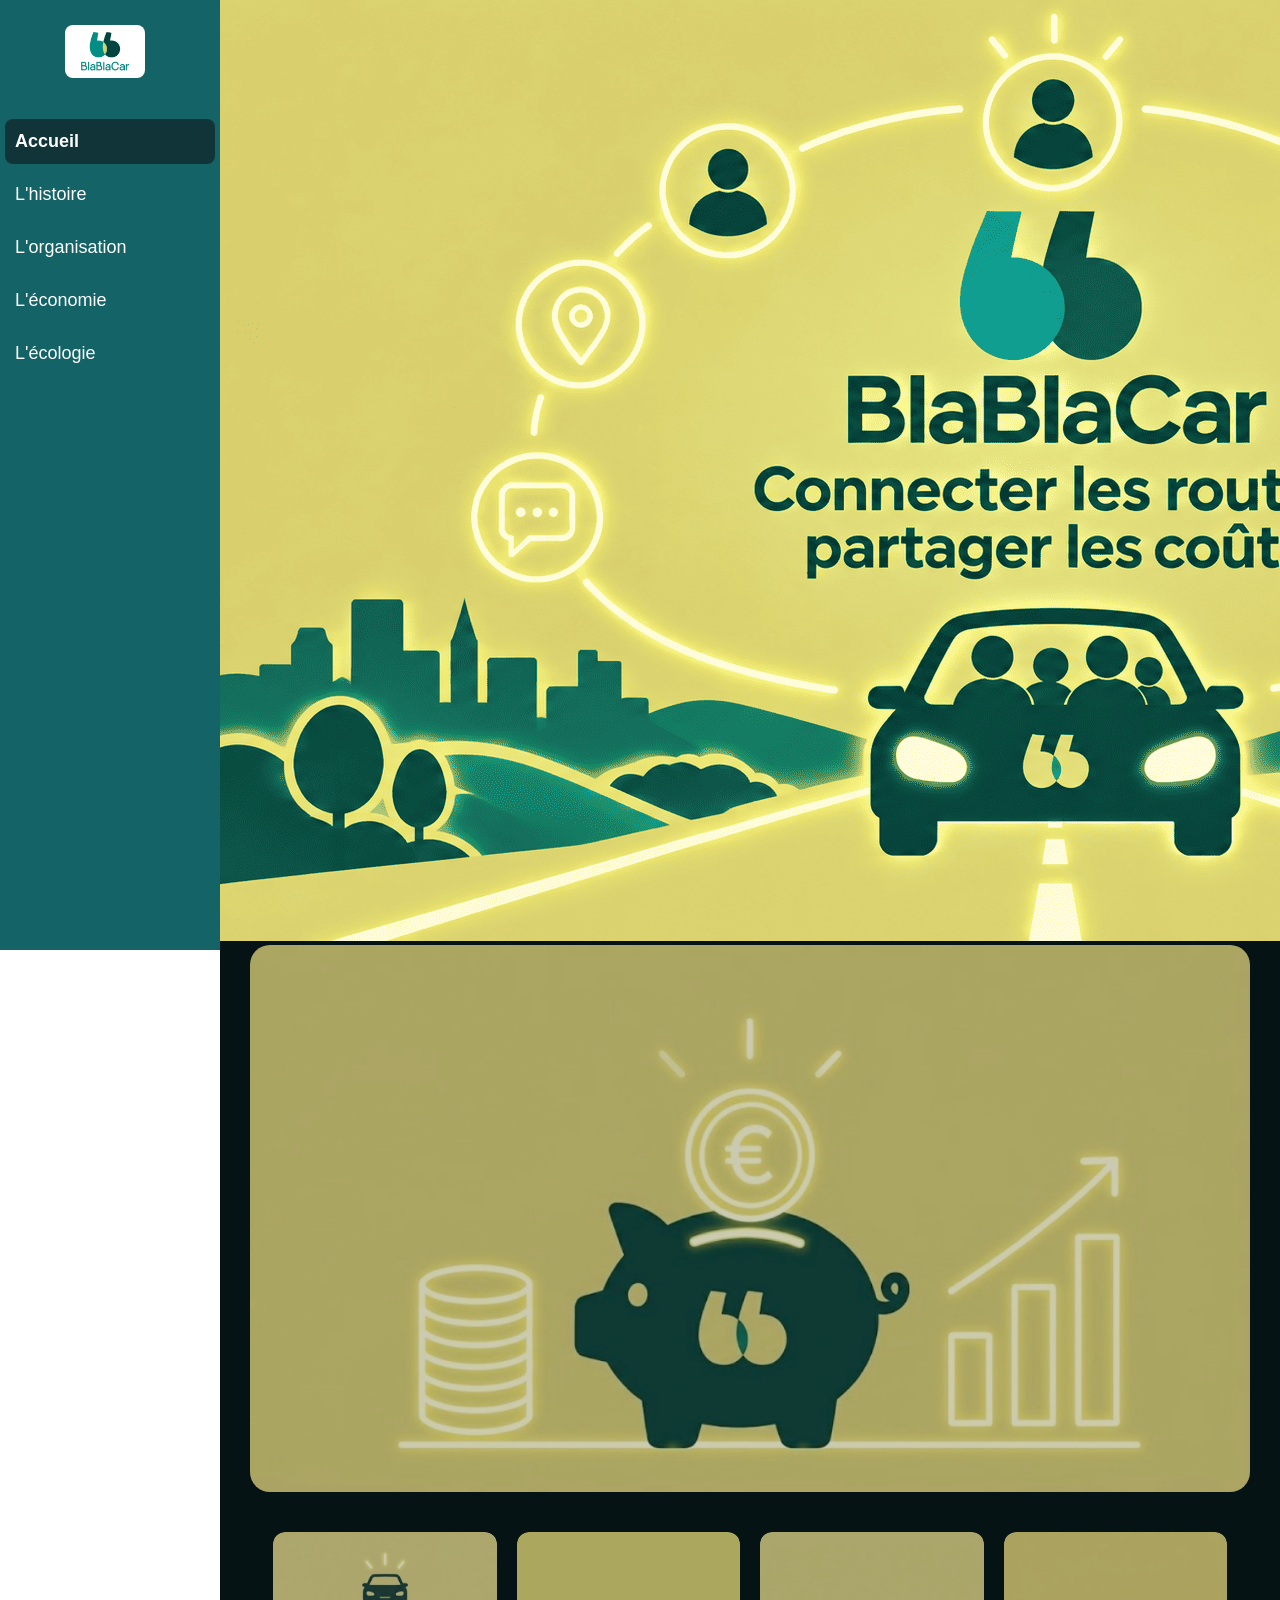
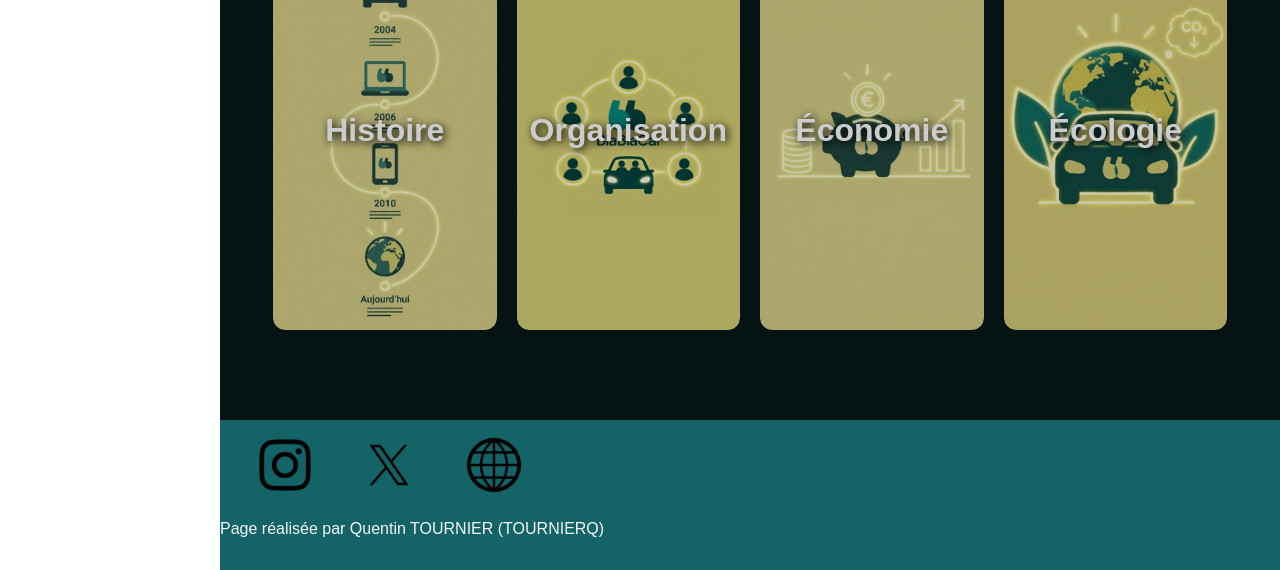
<file: index.html>
<!DOCTYPE html>
<html lang="fr">
<head>
    <meta charset="UTF-8">
    <meta name="viewport" content="width=device-width, initial-scale=1.0">
    <title>Accueil - BlaBlaCar</title>
    <link rel="stylesheet" media="screen" href="style_blablacar.css">
    <link rel="icon" type="image/x-icon" href="Images/favicon.ico">
</head>
<body>
    <header class="sidebar">
        <div class="logo-container">
            <a href="index.html">
                <img src="Images/logo.png" alt="Logo de Blablacar" class="logo">
            </a>
        </div>
        <nav class="menu-vertical">
            <ul>
                <li><a href="index.html" class="active">Accueil</a></li>
                <li><a href="histoire.html">L'histoire</a></li>
                <li><a href="organisation.html">L'organisation</a></li>
                <li><a href="economie.html">L'économie</a></li>
                <li><a href="ecologie.html">L'écologie</a></li>
            </ul>
        </nav>
    </header>

    <main class="page-zoning">
        <img src="Images/image_accueil.png" alt="Image représentant Blablacar">

        <div class="carousel-container">
            <div class="carousel-wrapper">
                <div class="slide"><a href="economie.html"><img src="Images/économie_paysage.jpeg" alt="Image Economie"></a></div>
                <div class="slide"><a href="organisation.html"><img src="Images/organisation_paysage.jpeg" alt="Image représentant l'économie"></a></div>
                <div class="slide"><a href="histoire.html"><img src="Images/histoire_paysage.jpeg" alt="Image Histoire"></a></div>
                <div class="slide"><a href="ecologie.html"><img src="Images/écologie_paysage.jpeg" alt ="Image Ecologie"></a></div>
                <div class="slide"><a href="economie.hmtl"><img src="Images/économie_paysage.jpeg" alt="Image Economie"></a></div>
            </div>
        </div>
        <div class="boutons_verticaux">
            <div class="bouton_économie">
                <a href="histoire.html">
                    <img src="Images/histoire.jpeg" alt="Image représentant l'histoire de Blablacar">
                    <span class="texte-sur-image">Histoire</span>
                </a>
                <a href="organisation.html">
                    <img src="Images/organisation.png" alt="Image représentant l'organisation de Blablacar">
                    <span class="texte-sur-image">Organisation</span>
                </a>
                <a href="economie.html">
                    <img src="Images/économie.jpeg" alt="Image représentant l'économie de Blablacar">
                    <span class="texte-sur-image">Économie</span>
                </a>
                <a href="ecologie.html">
                    <img src="Images/écologie.jpeg" alt="Image représentant l'écologie vis-à-vis de Blablacar">
                    <span class="texte-sur-image">Écologie</span>
                </a>
            </div>
        </div>
    </main>

    <footer>
        <div class="lien">
            <a href="https://www.instagram.com/blablacarfr/"><img src="Images/instagram.png" alt="Logo d'Instagram"></a>
        </div>
        <div class="lien">
            <a href="https://x.com/BlaBlaCar_FR"><img src="Images/x.png" alt="Logo de X"></a>
        </div>
        <div class="lien">
            <a href="https://blablacar.fr"><img src="Images/web.png" alt="Image représentant un site internet"></a>
        </div>
        <p>Page réalisée par Quentin TOURNIER (TOURNIERQ)</p>
    </footer>
</body>
</html>
</file>
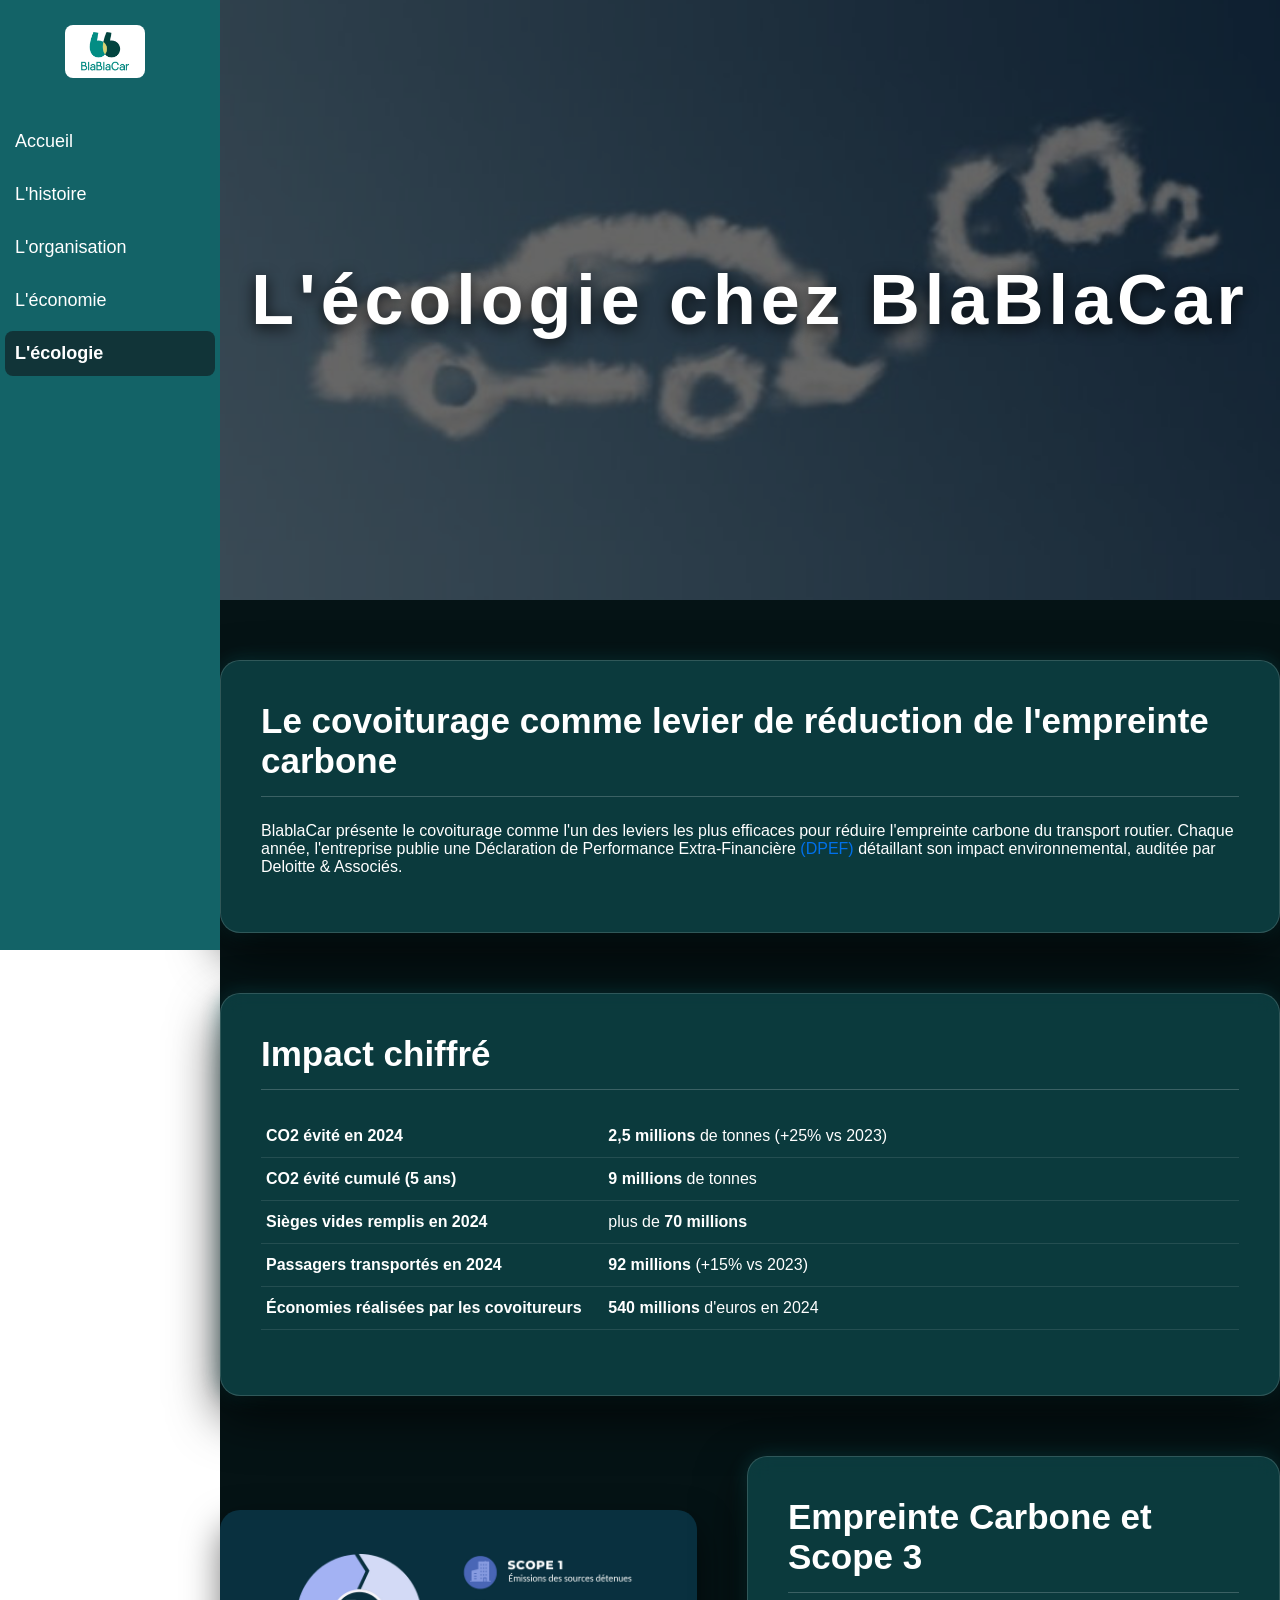
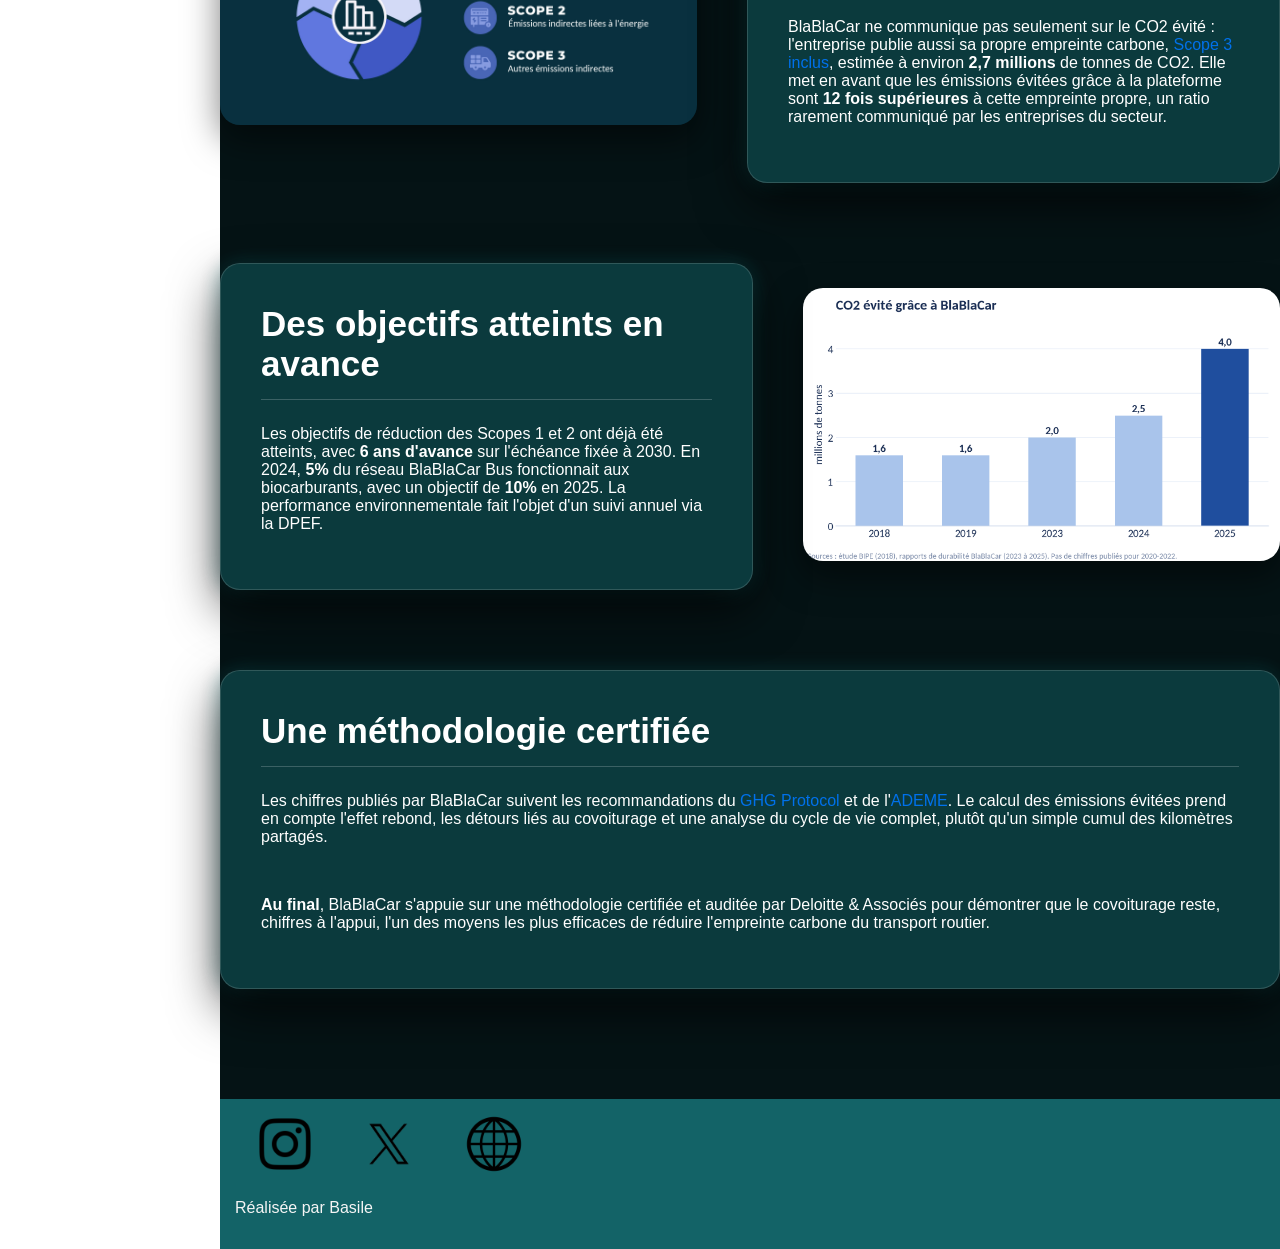
<file: ecologie.html>
<!DOCTYPE html>
<html lang="fr">
<head>
    <meta charset="UTF-8">
    <meta name="viewport" content="width=device-width, initial-scale=1.0">
    <title>Écologie - BlaBlaCar</title>
    <link rel="stylesheet" media="screen" href="style_blablacar.css">
    <link rel="icon" type="image/x-icon" href="Images/favicon.ico">
</head>
<body>
    <header class="sidebar">
        <div class="logo-container">
            <a href="index.html">
                <img src="Images/logo.png" alt="Logo de Blablacar" class="logo">
            </a>
        </div>
        <nav class="menu-vertical">
            <ul>
                <li><a href="index.html">Accueil</a></li>
                <li><a href="histoire.html">L'histoire</a></li>
                <li><a href="organisation.html">L'organisation</a></li>
                <li><a href="economie.html">L'économie</a></li>
                <li><a href="ecologie.html" class="active">L'écologie</a></li>
            </ul>
        </nav>
    </header> 

    <main class="page-zoning">
        <section class="zoning-bandeau">
            <div class="zoning-image-haut">
                <img src="Images/CO2.jpg" alt="Bannière écologie">
            </div>
            <div class="zoning-titre">
                <h1>L'écologie chez BlaBlaCar</h1>
            </div>
        </section>

        <section class="zoning-bloc-large glass-panel">
            <h2>Le covoiturage comme levier de réduction de l'empreinte carbone</h2>
            <p>BlablaCar présente le covoiturage comme l'un des leviers les plus efficaces pour réduire l'empreinte carbone du transport routier. Chaque année, l'entreprise publie une Déclaration de Performance Extra-Financière <span class="info">(DPEF)<span class="infobulle">La DPEF est un rapport annuel détaillant l'impact environnemental et social d'une entreprise, obligatoire pour les grandes sociétés.</span></span> détaillant son impact environnemental, auditée par Deloitte &amp; Associés.</p>
        </section>

        <section class="zoning-bloc-large glass-panel">
            <h2>Impact chiffré</h2>
            <table class="tableau_eco">
                <tr><th>CO2 évité en 2024</th><td><strong>2,5 millions</strong> de tonnes (+25% vs 2023)</td></tr>
                <tr><th>CO2 évité cumulé (5 ans)</th><td><strong>9 millions</strong> de tonnes</td></tr>
                <tr><th>Sièges vides remplis en 2024</th><td>plus de <strong>70 millions</strong></td></tr>
                <tr><th>Passagers transportés en 2024</th><td><strong>92 millions</strong> (+15% vs 2023)</td></tr>
                <tr><th>Économies réalisées par les covoitureurs</th><td><strong>540 millions</strong> d'euros en 2024</td></tr>
            </table>
        </section>

        <section class="zoning-bloc">
            <div class="zoning-image">
                <img src="Images/scope-fr.jpg" alt="Covoiturage">
            </div>
            <div class="zoning-texte glass-panel">
                <h2>Empreinte Carbone et Scope 3</h2>
                <p>BlaBlaCar ne communique pas seulement sur le CO2 évité : l'entreprise publie aussi sa propre empreinte carbone, <span class="info">Scope 3 inclus<span class="infobulle">Le Scope 3 regroupe toutes les émissions indirectes liées à l'activité d'une entreprise, y compris celles de ses partenaires et utilisateurs.</span></span>, estimée à environ <strong>2,7 millions</strong> de tonnes de CO2. Elle met en avant que les émissions évitées grâce à la plateforme sont <strong>12 fois supérieures</strong> à cette empreinte propre, un ratio rarement communiqué par les entreprises du secteur.</p>
            </div>
        </section>

        <section class="zoning-bloc">
            <div class="zoning-texte glass-panel">
                <h2>Des objectifs atteints en avance</h2>
                <p>Les objectifs de réduction des Scopes 1 et 2 ont déjà été atteints, avec <strong>6 ans d'avance</strong> sur l'échéance fixée à 2030. En 2024, <strong>5%</strong> du réseau BlaBlaCar Bus fonctionnait aux biocarburants, avec un objectif de <strong>10%</strong> en 2025. La performance environnementale fait l'objet d'un suivi annuel via la DPEF.</p>
            </div>
            <div class="zoning-image">
                <img src="Images/co2_evite.png" alt="Bus BlaBlaCar biocarburant">
            </div>
        </section>

        <section class="zoning-bloc-large glass-panel">
            <h2>Une méthodologie certifiée</h2>
            <p>Les chiffres publiés par BlaBlaCar suivent les recommandations du <span class="info">GHG Protocol<span class="infobulle">Le GHG Protocol est un standard international de référence pour la comptabilisation des émissions de gaz à effet de serre.</span></span> et de l'<span class="info">ADEME<span class="infobulle">L'ADEME est l'Agence de la transition écologique, un organisme public français.</span></span>. Le calcul des émissions évitées prend en compte l'effet rebond, les détours liés au covoiturage et une analyse du cycle de vie complet, plutôt qu'un simple cumul des kilomètres partagés.</p>
            <br>
            <p><strong>Au final</strong>, BlaBlaCar s'appuie sur une méthodologie certifiée et auditée par Deloitte &amp; Associés pour démontrer que le covoiturage reste, chiffres à l'appui, l'un des moyens les plus efficaces de réduire l'empreinte carbone du transport routier.</p>
        </section>
    </main>

    <footer>
        <div class="lien">
            <a href="https://www.instagram.com/blablacarfr/"><img src="Images/instagram.png" alt="Logo d'Instagram"></a>
        </div>
        <div class="lien">
            <a href="https://x.com/BlaBlaCar_FR"><img src="Images/x.png" alt="Logo de X"></a>
        </div>
        <div class="lien">
            <a href="https://blablacar.fr"><img src="Images/web.png" alt="Image représentant un site internet"></a>
        </div>
        <p class="temporaire">Réalisée par Basile</p>
    </footer>
</body>
</html>
</file>
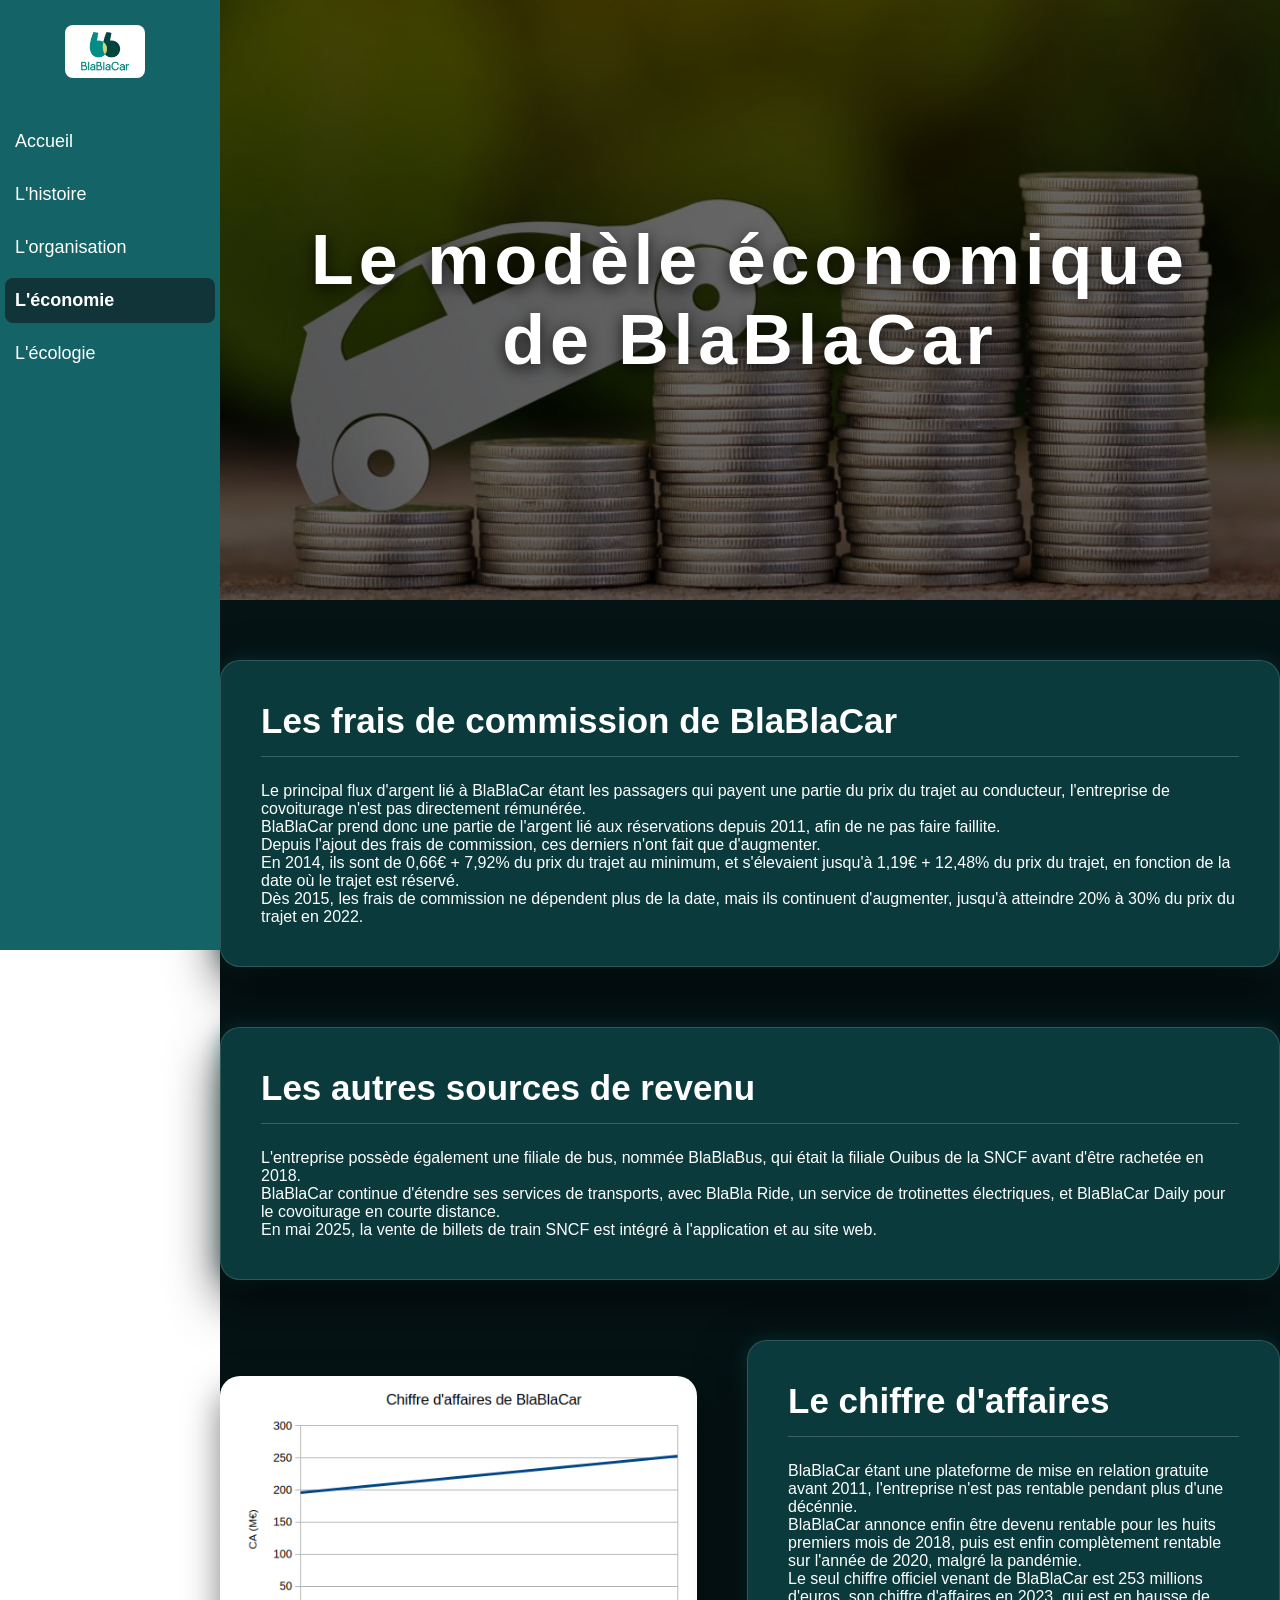
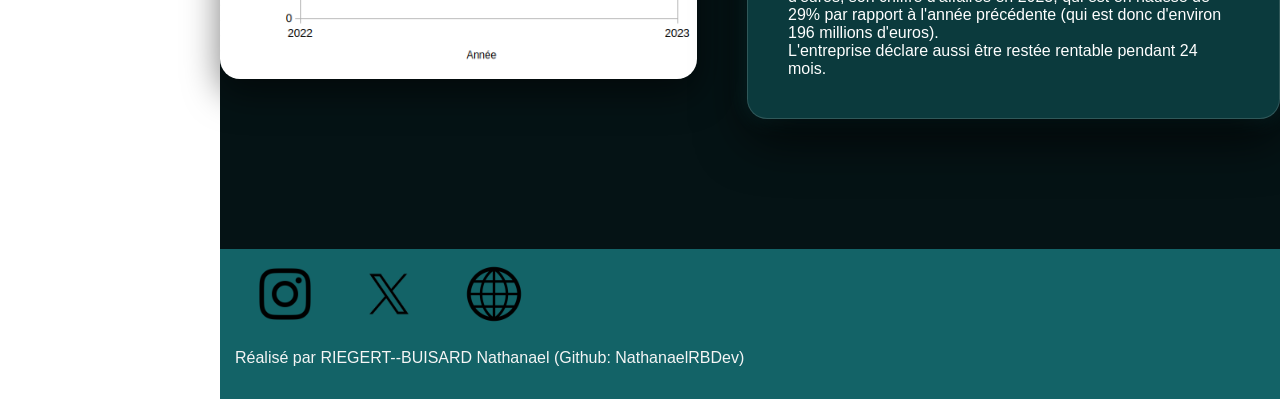
<file: economie.html>
<!DOCTYPE html>
<html lang="fr">
<head>
    <meta charset="UTF-8">
    <meta name="viewport" content="width=device-width, initial-scale=1.0">
    <title>Économie</title>
    <link rel="stylesheet" media="screen" href="style_blablacar.css">
    <link rel="icon" type="image/x-icon" href="Images/favicon.ico">
</head>
<body>
    <header class="sidebar">
        <div class="logo-container">
            <a href="index.html">
                <img src="Images/logo.png" alt="Logo de Blablacar" class="logo">
            </a>
        </div>
        <nav class="menu-vertical">
            <ul>
                <li><a href="index.html">Accueil</a></li>
                <li><a href="histoire.html">L'histoire</a></li>
                <li><a href="organisation.html">L'organisation</a></li>
                <li><a href="economie.html" class="active">L'économie</a></li>
                <li><a href="ecologie.html">L'écologie</a></li>
            </ul>
        </nav>
    </header> 

    <main class="page-zoning">
    <div class="zoning-bandeau">
        <div class="zoning-image-haut">
            <img src="Images/image_centrale_economie.jpg" alt="Voiture sur des piles de pièces">
        </div>
        <div class="zoning-titre">
            <h1>Le modèle économique<br>de BlaBlaCar</h1>
        </div>
    </div>
            

    <section class="zoning-bloc-large glass-panel">
    <h2>Les frais de commission de BlaBlaCar</h2>
  
        Le principal flux d'argent lié à BlaBlaCar étant les passagers qui payent une partie du prix du trajet au conducteur, l'entreprise de covoiturage n'est pas directement rémunérée.
    <br>BlaBlaCar prend donc une partie de l'argent lié aux réservations depuis 2011, afin de ne pas faire faillite.
    <br>Depuis l'ajout des frais de commission, ces derniers n'ont fait que d'augmenter.
    <br>En 2014, ils sont de 0,66€ + 7,92% du prix du trajet au minimum, et s'élevaient jusqu'à 1,19€ + 12,48% du prix du trajet, en fonction de la date où le trajet est réservé.
    <br>Dès 2015, les frais de commission ne dépendent plus de la date, mais ils continuent d'augmenter, jusqu'à atteindre 20% à 30% du prix du trajet en 2022.
    </section>
    
    <section class="zoning-bloc-large glass-panel">
    <h2>Les autres sources de revenu</h2>

        L'entreprise possède également une filiale de bus, nommée BlaBlaBus, qui était la filiale Ouibus de la SNCF avant d'être rachetée en 2018.
    <br>BlaBlaCar continue d'étendre ses services de transports, avec BlaBla Ride, un service de trotinettes électriques, et BlaBlaCar Daily pour le covoiturage en courte distance.
    <br>En mai 2025, la vente de billets de train SNCF est intégré à l'application et au site web.
    </section>


    <section class="zoning-bloc">
            <div class="zoning-image">
                <img src="Images/Graphique_CA.png" alt="Graphique des chiffres d'affaires de BlaBlaCar 2022-2023">
            </div>
            <div class="zoning-texte glass-panel">
                <h2>Le chiffre d'affaires</h2>

    
        BlaBlaCar étant une plateforme de mise en relation gratuite avant 2011, l'entreprise n'est pas rentable pendant plus d'une décénnie.
    <br>BlaBlaCar annonce enfin être devenu rentable pour les huits premiers mois de 2018, puis est enfin complètement rentable sur l'année de 2020, malgré la pandémie.
    <br>Le seul chiffre officiel venant de BlaBlaCar est 253 millions d'euros, son chiffre d'affaires en 2023, qui est en hausse de 29% par rapport à l'année précédente (qui est donc d'environ 196 millions d'euros).
    <br>L'entreprise déclare aussi être restée rentable pendant 24 mois.
            </div>
        </section>
    </main>

    
     <footer>
        <div class="lien">
            <a href="https://www.instagram.com/blablacarfr/"><img src="Images/instagram.png" alt="Logo d'Instagram"></a>
        </div>
        <div class="lien">
            <a href="https://x.com/BlaBlaCar_FR"><img src="Images/x.png" alt="Logo de X"></a>
        </div>
        <div class="lien">
            <a href="https://blablacar.fr"><img src="Images/web.png" alt="Image représentant un site internet"></a>
        </div>
        <p class="temporaire">Réalisé par RIEGERT--BUISARD Nathanael (Github: NathanaelRBDev)</p>
    </footer>
</body>
</html>
</file>
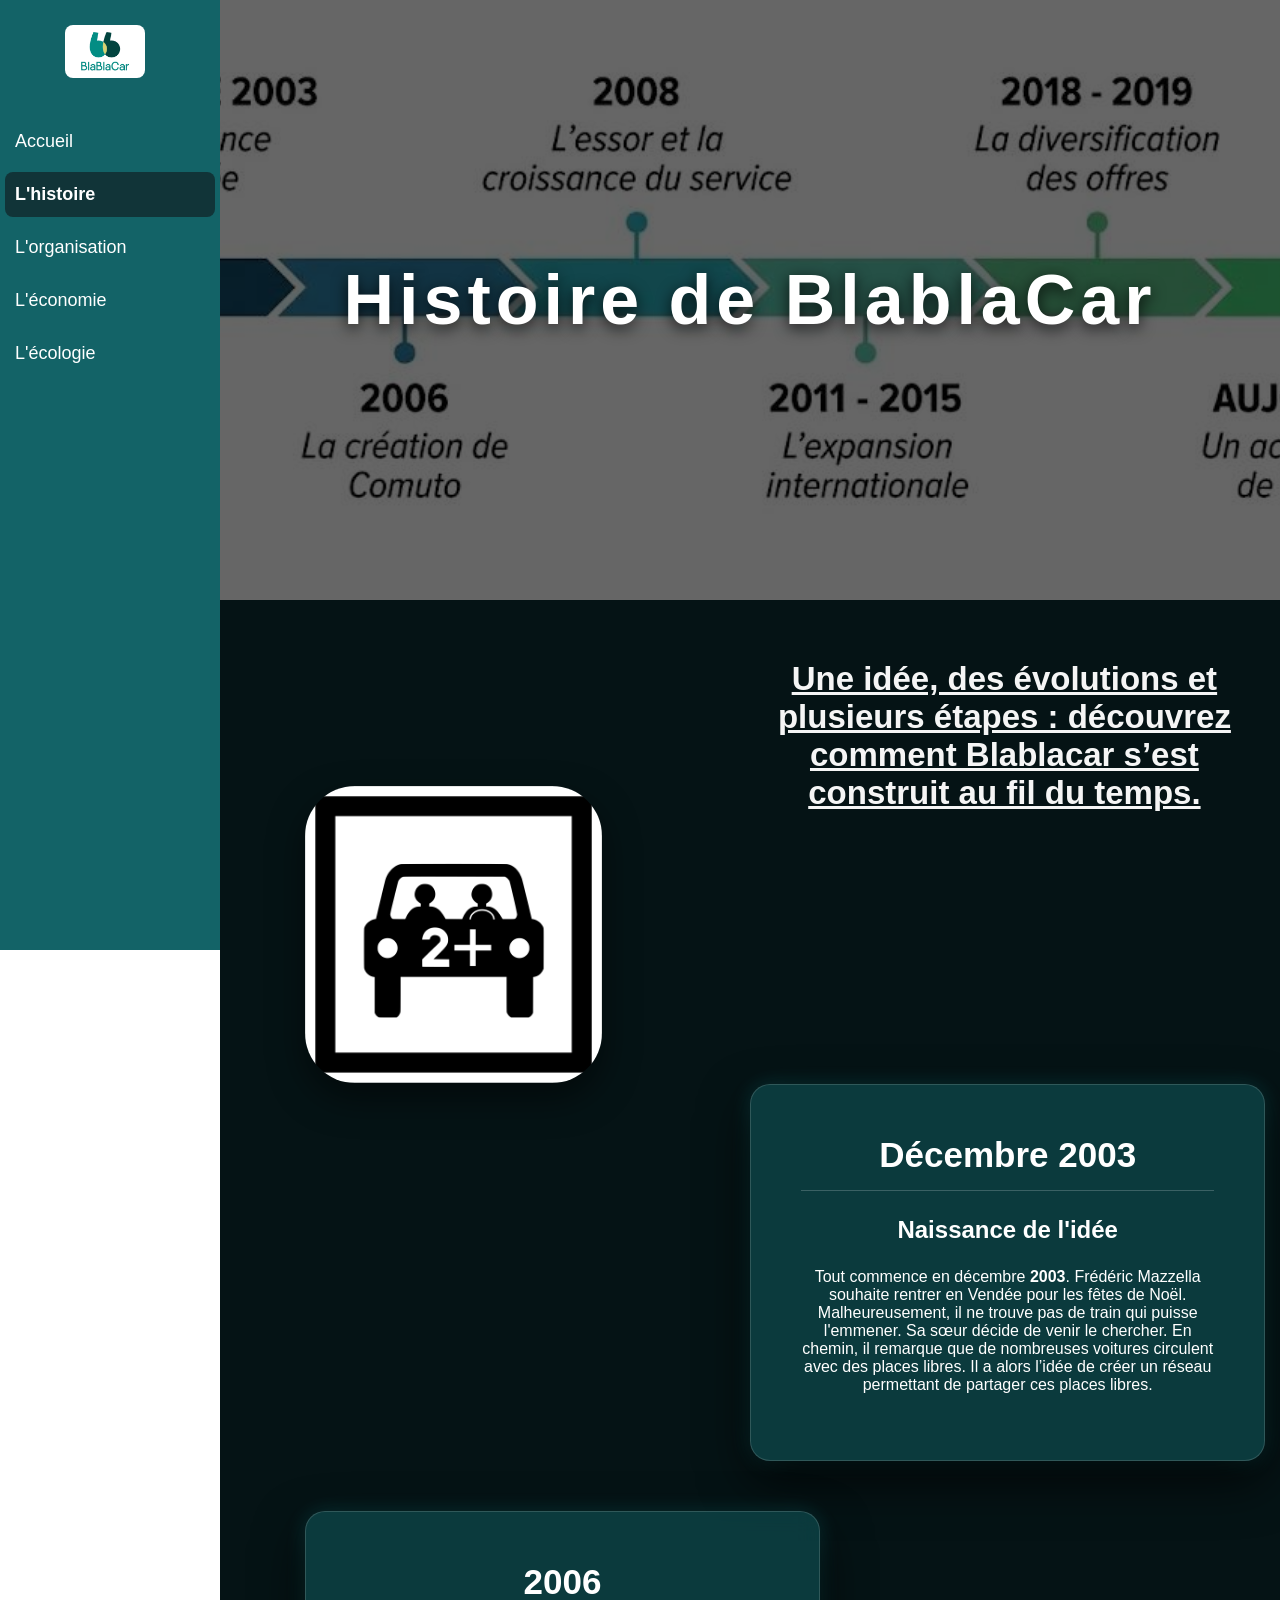
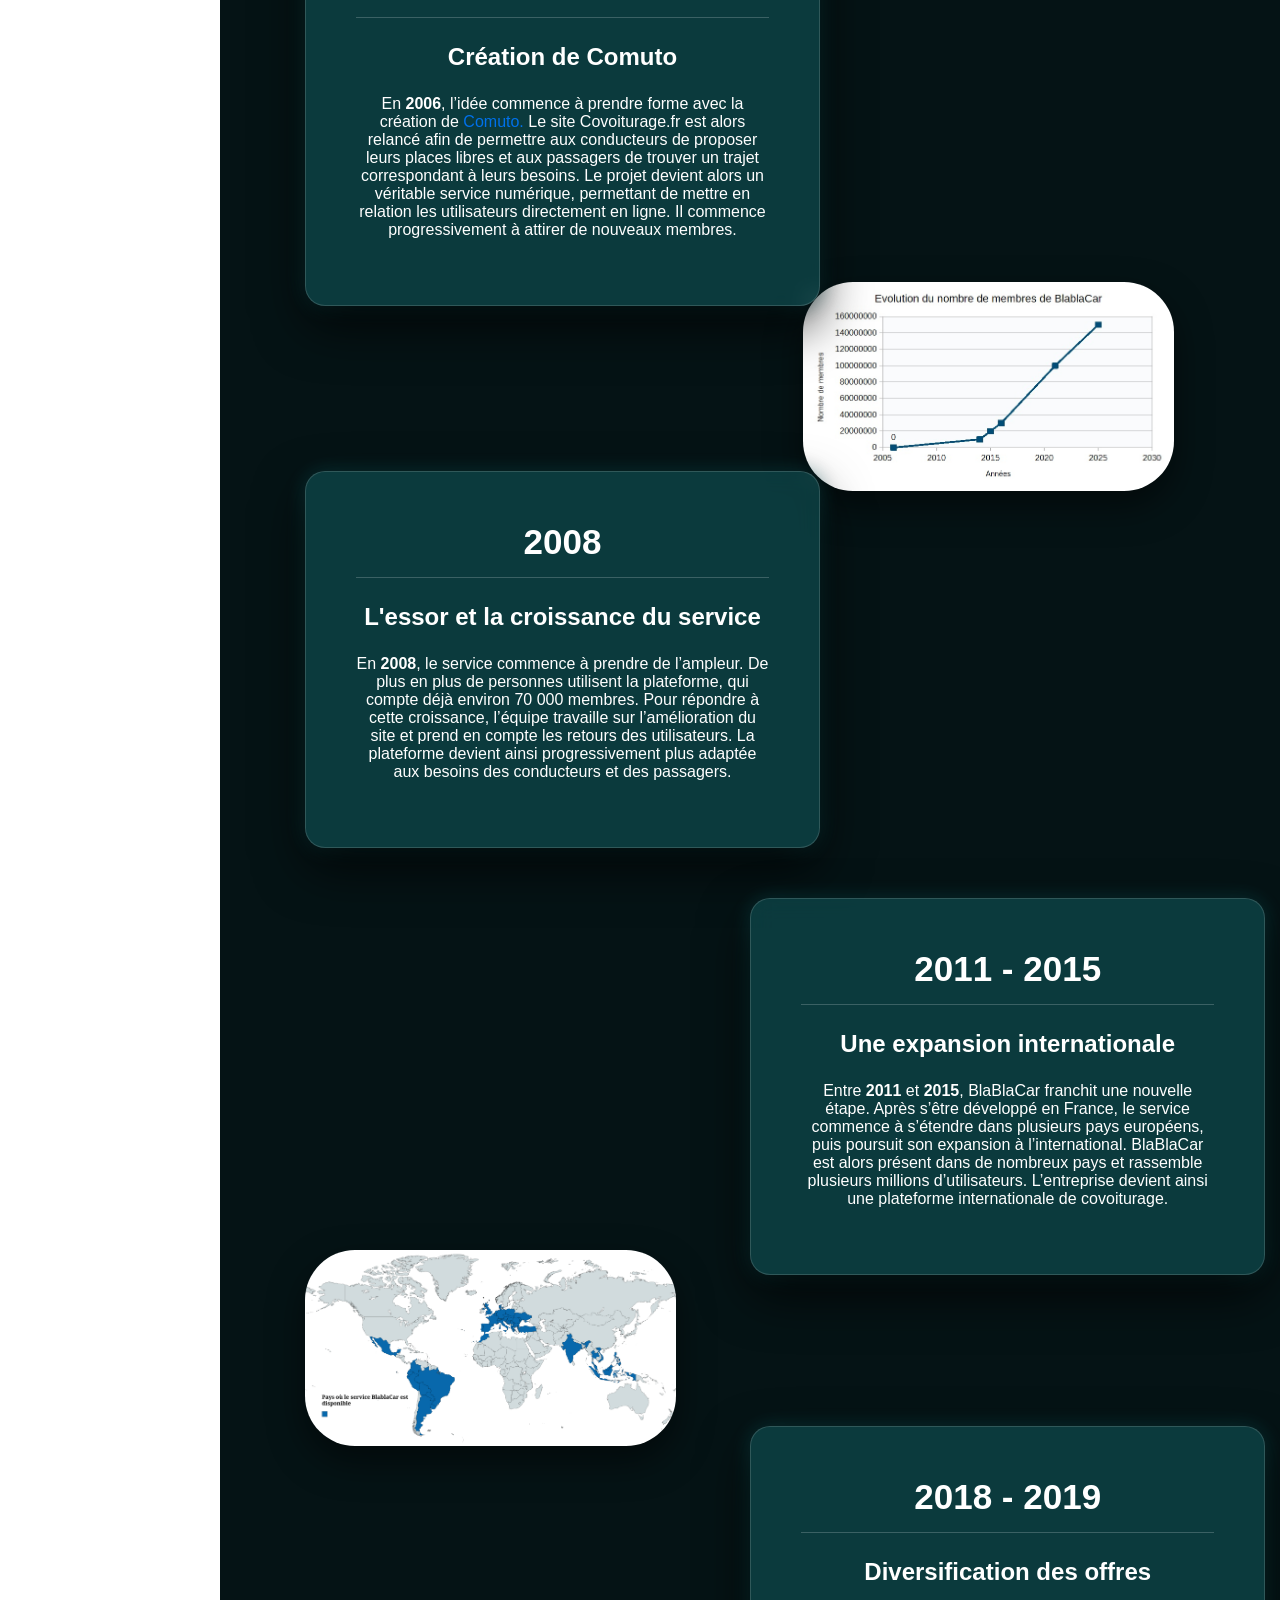
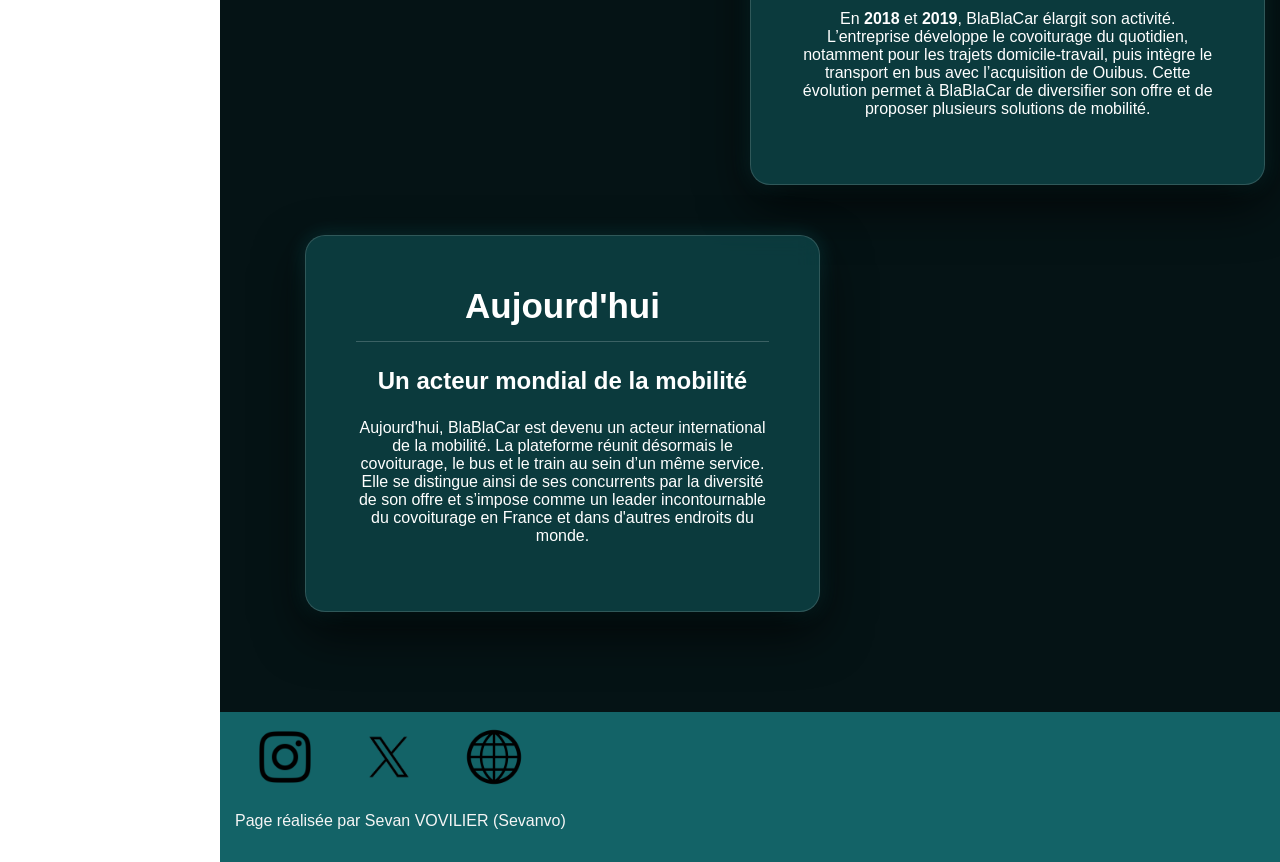
<file: histoire.html>
<!DOCTYPE html>
<html lang="fr">
<head>
    <meta charset="UTF-8">
    <meta name="viewport" content="width=device-width, initial-scale=1.0">
    <link rel="stylesheet" media="screen" href="style_blablacar.css">
    <title>Histoire - BlaBlaCar</title>
    <link rel="icon" type="image/x-icon" href="Images/favicon.ico">
</head>
<body>
    <header class="sidebar">
        <div class="logo-container">
            <a href="index.html">
                <img src="Images/logo.png" alt="Logo de Blablacar" class="logo">
            </a>
        </div>
        <nav class="menu-vertical">
            <ul>
                <li><a href="index.html">Accueil</a></li>
                <li><a href="histoire.html" class="active">L'histoire</a></li>
                <li><a href="organisation.html">L'organisation</a></li>
                <li><a href="economie.html">L'économie</a></li>
                <li><a href="ecologie.html">L'écologie</a></li>
            </ul>
        </nav>
    </header>

    <main class="page-zoning">
        <section class="zoning-bandeau">
            <div class="zoning-image-haut">
                <img src="Images/frise1.jpeg" alt="Frise chronologique de BlaBlaCar" title="Frise chronologique de l'histoire de BlaBlaCar en quelques dates.">
            </div>
            <div class="zoning-titre">
                <h1>Histoire de BlablaCar</h1>
            </div>
        </section>

        <h2 class="histoire_sous_titre">Une idée, des évolutions et plusieurs étapes : découvrez comment Blablacar s’est construit au fil du temps.</h2>

        <div class="img_covoit">
            <img src="Images/covoit.jpeg" alt="Covoiturage.fr" title="Covoiturage.fr">
        </div>

        <section class="glass-panel zoning-bloc-large_1 bloc1">
            <h2>Décembre 2003</h2>
            <h3>Naissance de l'idée</h3>
            <p>Tout commence en décembre <strong>2003</strong>. Frédéric Mazzella souhaite rentrer en Vendée pour les fêtes de Noël. Malheureusement, il ne trouve pas de train qui puisse l'emmener. Sa sœur décide de venir le chercher. En chemin, il remarque que de nombreuses voitures circulent avec des places libres. Il a alors l’idée de créer un réseau permettant de partager ces places libres.</p>
        </section>

        <section class="glass-panel zoning-bloc-large_1 bloc2">
            <h2>2006</h2>
            <h3>Création de Comuto</h3>
            <p>En <strong>2006</strong>, l’idée commence à prendre forme avec la création de <span class="info">Comuto.<span class="infobulle">Comuto est l’entreprise créée par Frédéric Mazzella pour développer son projet de covoiturage.</span></span> Le site Covoiturage.fr est alors relancé afin de permettre aux conducteurs de proposer leurs places libres et aux passagers de trouver un trajet correspondant à leurs besoins. Le projet devient alors un véritable service numérique, permettant de mettre en relation les utilisateurs directement en ligne. Il commence progressivement à attirer de nouveaux membres.</p>
        </section>

        <div class="img_graph">
            <img src="Images/graphique.jpg" alt="image" title="Evolution du nombre d'utilisateurs de BlaBlaCar au fil des années">
        </div>

        <section class="glass-panel zoning-bloc-large_1 bloc3">
            <h2>2008</h2>
            <h3>L'essor et la croissance du service</h3>
            <p>En <strong>2008</strong>, le service commence à prendre de l’ampleur. De plus en plus de personnes utilisent la plateforme, qui compte déjà environ 70 000 membres. Pour répondre à cette croissance, l’équipe travaille sur l’amélioration du site et prend en compte les retours des utilisateurs. La plateforme devient ainsi progressivement plus adaptée aux besoins des conducteurs et des passagers.</p>
        </section>

        <section class="glass-panel zoning-bloc-large_1 bloc4">
            <h2>2011 - 2015</h2>
            <h3>Une expansion internationale</h3>
            <p>Entre <strong>2011</strong> et <strong>2015</strong>, BlaBlaCar franchit une nouvelle étape. Après s’être développé en France, le service commence à s’étendre dans plusieurs pays européens, puis poursuit son expansion à l’international. BlaBlaCar est alors présent dans de nombreux pays et rassemble plusieurs millions d’utilisateurs. L’entreprise devient ainsi une plateforme internationale de covoiturage.</p>
        </section>

        <div class="img_carte">
            <img src="Images/carte_bbc.png" alt="Carte du monde" title="Carte du monde où BlablaCar est installé">
        </div>

        <section class="glass-panel zoning-bloc-large_1 bloc5">
            <h2>2018 - 2019</h2>
            <h3>Diversification des offres</h3>
            <p>En <strong>2018</strong> et <strong>2019</strong>, BlaBlaCar élargit son activité. L’entreprise développe le covoiturage du quotidien, notamment pour les trajets domicile-travail, puis intègre le transport en bus avec l’acquisition de Ouibus. Cette évolution permet à BlaBlaCar de diversifier son offre et de proposer plusieurs solutions de mobilité.</p>
        </section>

        <section class="glass-panel zoning-bloc-large_1 bloc6">
            <h2>Aujourd'hui</h2>
            <h3>Un acteur mondial de la mobilité</h3>
            <p>Aujourd'hui, BlaBlaCar est devenu un acteur international de la mobilité. La plateforme réunit désormais le covoiturage, le bus et le train au sein d’un même service. Elle se distingue ainsi de ses concurrents par la diversité de son offre et s’impose comme un leader incontournable du covoiturage en France et dans d'autres endroits du monde.</p>
        </section>
    </main>

    <footer>
        <div class="lien">
            <a href="https://www.instagram.com/blablacarfr/"><img src="Images/instagram.png" alt="Logo d'Instagram"></a>
        </div>
        <div class="lien">
            <a href="https://x.com/BlaBlaCar_FR"><img src="Images/x.png" alt="Logo de X"></a>
        </div>
        <div class="lien">
            <a href="https://blablacar.fr"><img src="Images/web.png" alt="Image représentant un site internet"></a>
        </div>
        <p class="temporaire">Page réalisée par Sevan VOVILIER (Sevanvo)</p>
    </footer>
</body>
</html>
</file>
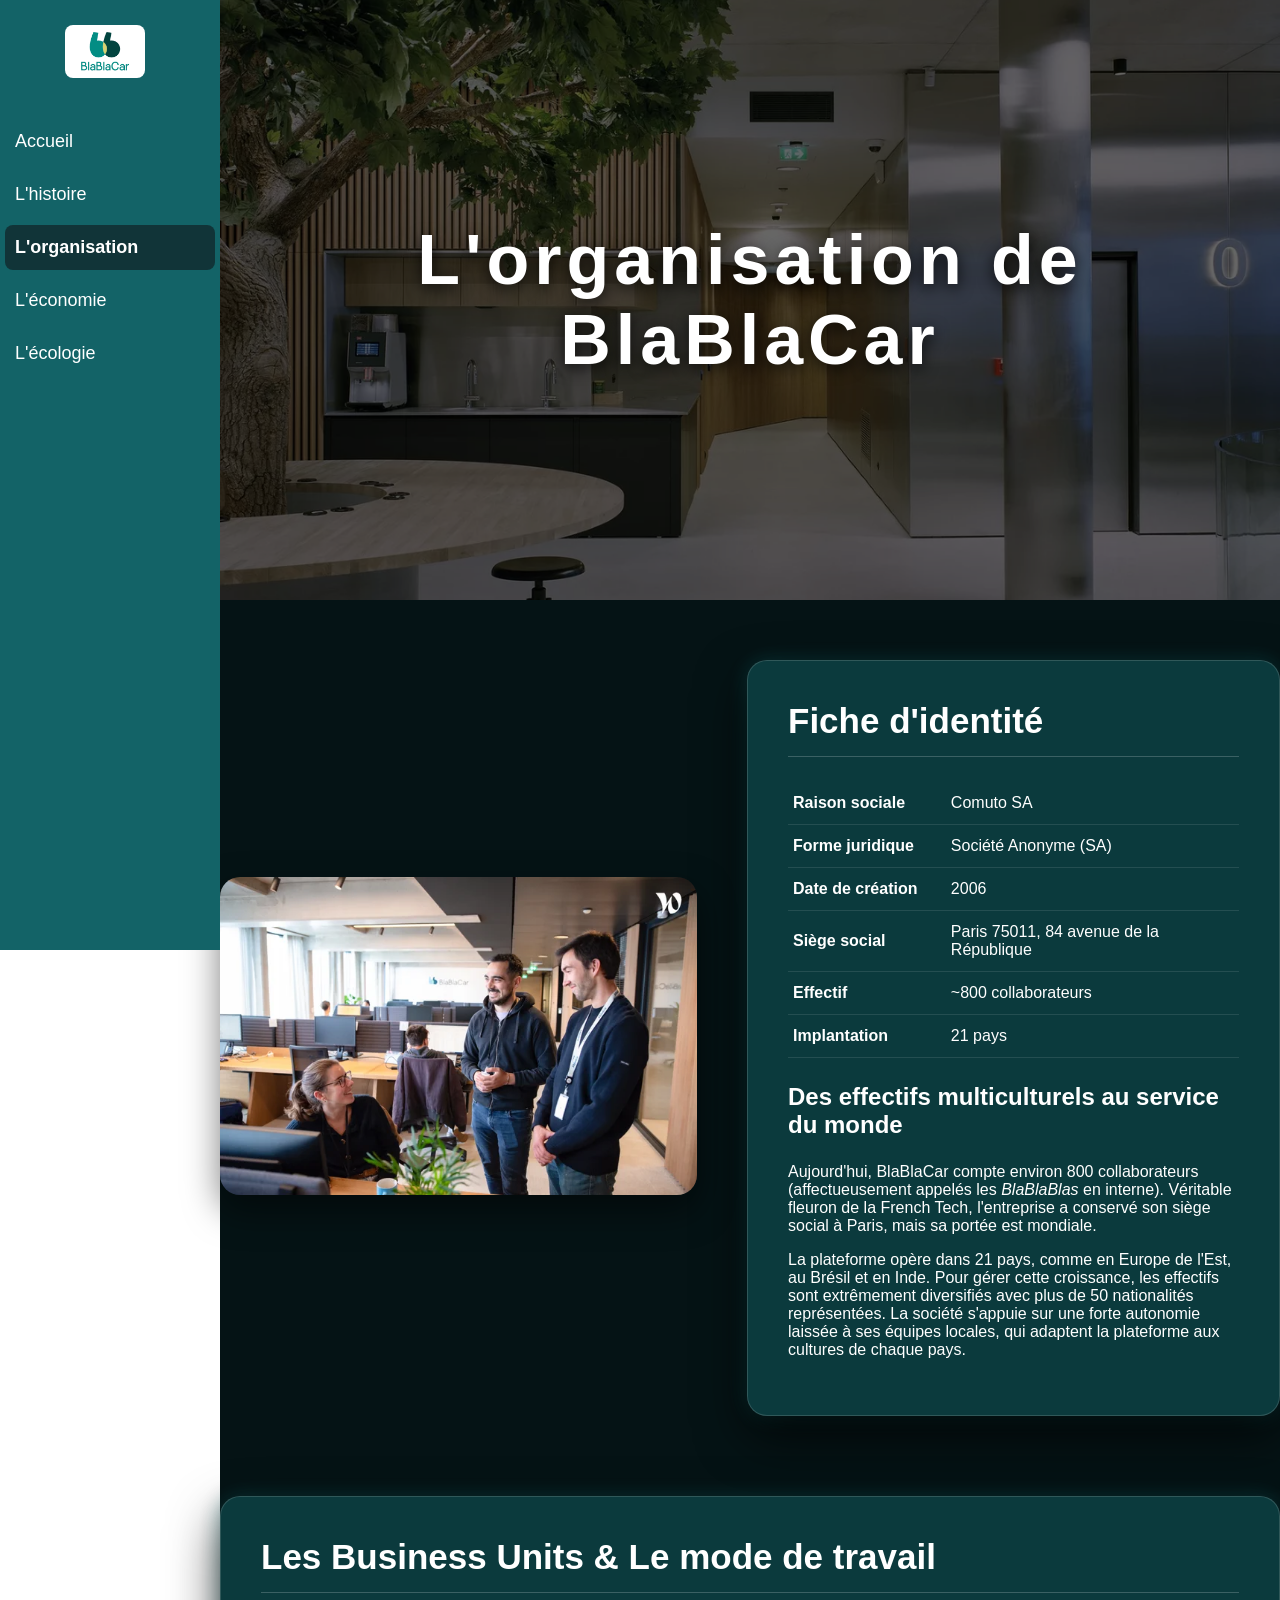
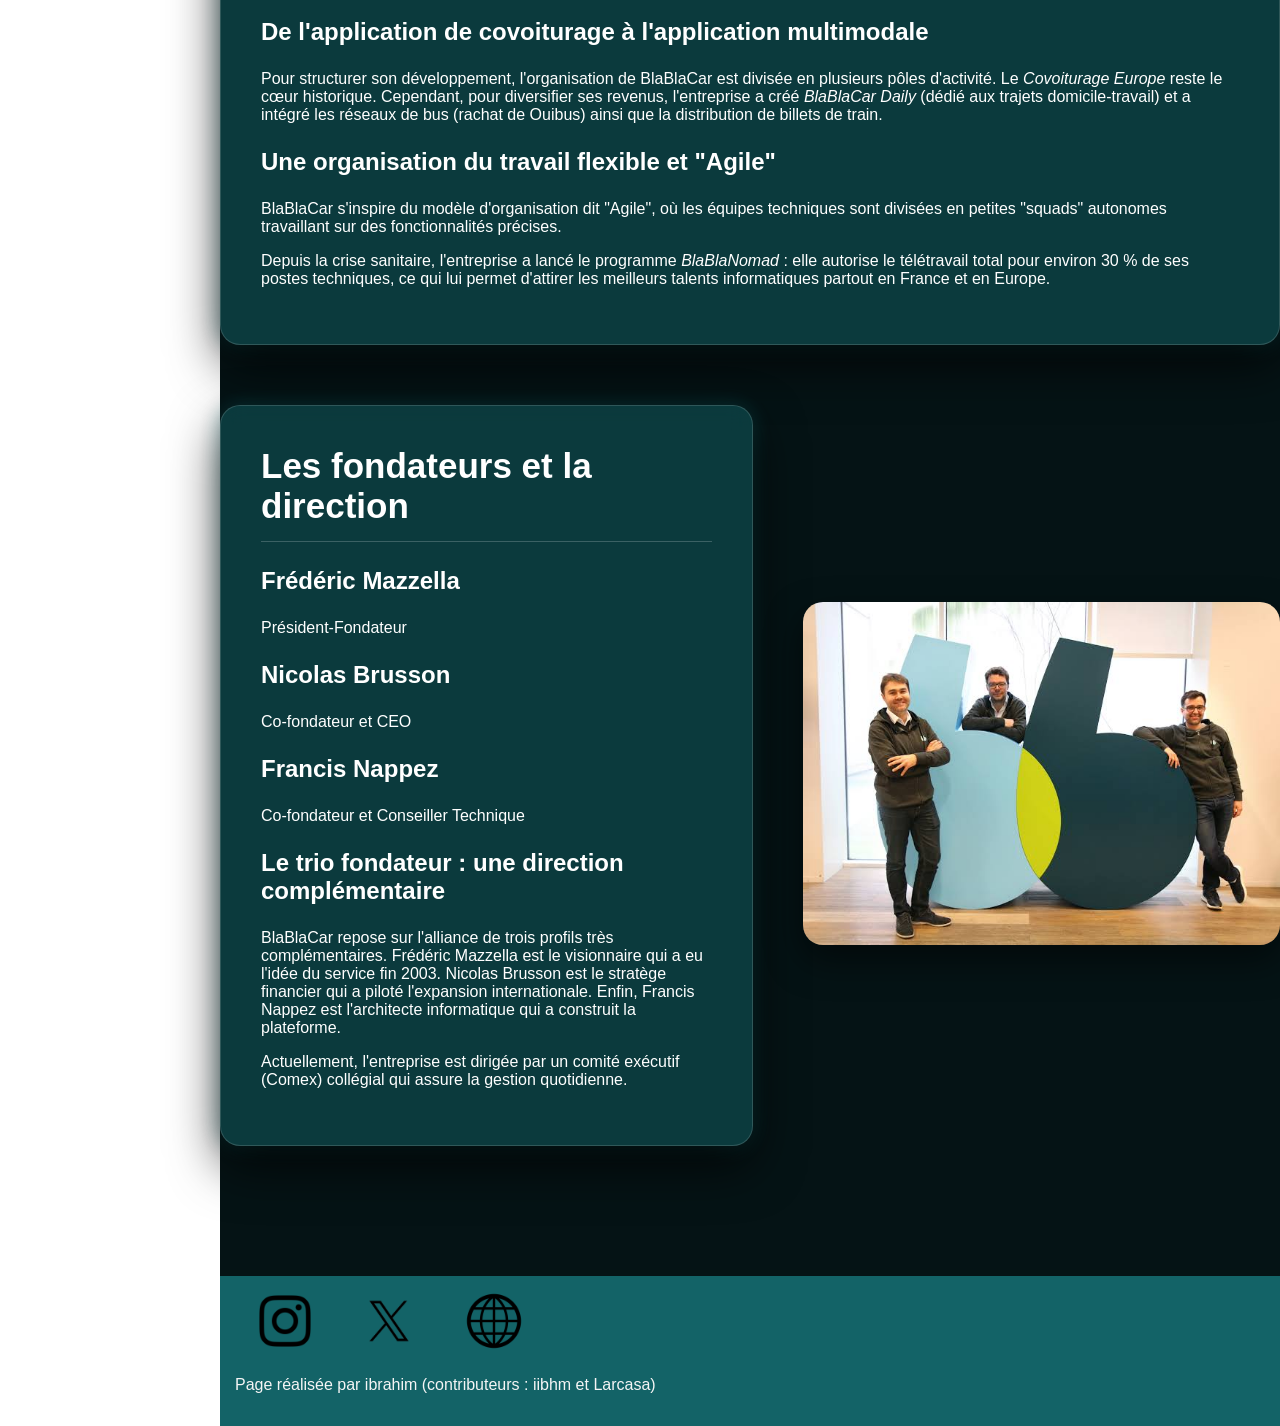
<file: organisation.html>
<!DOCTYPE html>
<html lang="fr">
<head>
    <meta charset="UTF-8">
    <meta name="viewport" content="width=device-width, initial-scale=1.0">
    <title>Organisation - BlaBlaCar</title>
    <link rel="stylesheet" media="screen" href="style_blablacar.css">
    <link rel="icon" type="image/x-icon" href="Images/favicon.ico">
</head>
<body>
    <header class="sidebar">
        <div class="logo-container">
            <a href="index.html">
                <img src="Images/logo.png" alt="Logo de Blablacar" class="logo">
            </a>
        </div>
        <nav class="menu-vertical">
            <ul>
                <li><a href="index.html">Accueil</a></li>
                <li><a href="histoire.html">L'histoire</a></li>
                <li><a href="organisation.html" class="active">L'organisation</a></li>
                <li><a href="economie.html">L'économie</a></li>
                <li><a href="ecologie.html">L'écologie</a></li>
            </ul>
        </nav>
    </header> 

    <main class="page-zoning">
        <section class="zoning-bandeau">
            <div class="zoning-image-haut">
                <img src="Images/locaux.jpg" alt="Le siège social BlaBlaVillage à Paris">
            </div>
            <div class="zoning-titre">
                <h1>L'organisation de BlaBlaCar</h1>
            </div>
        </section>

        <section class="zoning-bloc">
            <div class="zoning-image">
                <img src="Images/equipes.jpg" alt="Les collaborateurs de BlaBlaCar au bureau">
            </div>
            <div class="zoning-texte glass-panel">
                <h2>Fiche d'identité</h2>
                <table class="tableau_eco">
                    <tr><th>Raison sociale</th><td>Comuto SA</td></tr>
                    <tr><th>Forme juridique</th><td>Société Anonyme (SA)</td></tr>
                    <tr><th>Date de création</th><td>2006</td></tr>
                    <tr><th>Siège social</th><td>Paris 75011, 84 avenue de la République</td></tr>
                    <tr><th>Effectif</th><td>~800 collaborateurs</td></tr>
                    <tr><th>Implantation</th><td>21 pays</td></tr>
                </table>
                <h3>Des effectifs multiculturels au service du monde</h3>
                <p>Aujourd'hui, BlaBlaCar compte environ 800 collaborateurs (affectueusement appelés les <em>BlaBlaBlas</em> en interne). Véritable fleuron de la French Tech, l'entreprise a conservé son siège social à Paris, mais sa portée est mondiale.</p>
                <p>La plateforme opère dans 21 pays, comme en Europe de l'Est, au Brésil et en Inde. Pour gérer cette croissance, les effectifs sont extrêmement diversifiés avec plus de 50 nationalités représentées. La société s'appuie sur une forte autonomie laissée à ses équipes locales, qui adaptent la plateforme aux cultures de chaque pays.</p>
            </div>
        </section>

        <section class="zoning-bloc-large glass-panel">
            <h2>Les Business Units & Le mode de travail</h2>
            <h3>De l'application de covoiturage à l'application multimodale</h3>
            <p>Pour structurer son développement, l'organisation de BlaBlaCar est divisée en plusieurs pôles d'activité. Le <em>Covoiturage Europe</em> reste le cœur historique. Cependant, pour diversifier ses revenus, l'entreprise a créé <em>BlaBlaCar Daily</em> (dédié aux trajets domicile-travail) et a intégré les réseaux de bus (rachat de Ouibus) ainsi que la distribution de billets de train.</p>
            <h3>Une organisation du travail flexible et "Agile"</h3>
            <p>BlaBlaCar s'inspire du modèle d'organisation dit "Agile", où les équipes techniques sont divisées en petites "squads" autonomes travaillant sur des fonctionnalités précises.</p>
            <p>Depuis la crise sanitaire, l'entreprise a lancé le programme <em>BlaBlaNomad</em> : elle autorise le télétravail total pour environ 30 % de ses postes techniques, ce qui lui permet d'attirer les meilleurs talents informatiques partout en France et en Europe.</p>
        </section>

        <section class="zoning-bloc">
            <div class="zoning-texte glass-panel">
                <h2>Les fondateurs et la direction</h2>
                <div class="fondateur">
                    <h3>Frédéric Mazzella</h3>
                    <p>Président-Fondateur</p>
                </div>
                <div class="fondateur">
                    <h3>Nicolas Brusson</h3>
                    <p>Co-fondateur et CEO</p>
                </div>
                <div class="fondateur">
                    <h3>Francis Nappez</h3>
                    <p>Co-fondateur et Conseiller Technique</p>
                </div>
                <h3>Le trio fondateur : une direction complémentaire</h3>
                <p>BlaBlaCar repose sur l'alliance de trois profils très complémentaires. Frédéric Mazzella est le visionnaire qui a eu l'idée du service fin 2003. Nicolas Brusson est le stratège financier qui a piloté l'expansion internationale. Enfin, Francis Nappez est l'architecte informatique qui a construit la plateforme.</p>
                <p>Actuellement, l'entreprise est dirigée par un comité exécutif (Comex) collégial qui assure la gestion quotidienne.</p>
            </div>
            <div class="zoning-image">
                <img src="Images/fondateurs.jpg" alt="Frédéric Mazzella, Nicolas Brusson et Francis Nappez">
            </div>
        </section>
    </main>

    <footer>
        <div class="lien">
            <a href="https://www.instagram.com/blablacarfr/"><img src="Images/instagram.png" alt="Logo d'Instagram"></a>
        </div>
        <div class="lien">
            <a href="https://x.com/BlaBlaCar_FR"><img src="Images/x.png" alt="Logo de X"></a>
        </div>
        <div class="lien">
            <a href="https://blablacar.fr"><img src="Images/web.png" alt="Image représentant un site internet"></a>
        </div>
        <p class="temporaire">Page réalisée par ibrahim (contributeurs : iibhm et Larcasa)</p>
    </footer>
</body>
</html>
</file>
<file: style_blablacar.css>
html, body {
  padding: 0;
  margin: 0;
  margin-left: 110px;
}

html, body {
  font-family: -apple-system, BlinkMacSystemFont, "San Francisco",
               "Helvetica Neue", Arial, sans-serif;
}

.sidebar {
  position: fixed;
  z-index: 999;
  top: 0;
  left: 0;
  width: 200px;
  height: 100vh;
  padding: 25px 15px 25px 5px;
  background: #136367;
  color: #F5F5F5;
  display: flex;
  flex-direction: column;
  align-items: center;
  gap: 12px;
}

.logo-container img {
  width: 80px;
  margin: 0 0 25px 0;
  border-radius: 8px;
}

.menu-vertical {
  width: 100%;
}

.menu-vertical ul {
  list-style: none;
  padding: 0;
  margin: 0;
  display: flex;
  flex-direction: column;
  gap: 8px;
}

.menu-vertical li {
  margin: 0;
}

.menu-vertical a {
  display: block;
  width: 100%;
  padding: 12px 0px 12px 10px;
  color: #ffffff;
  text-decoration: none;
  font-size: 18px;
  border-radius: 8px;
  transition: background-color 0.2s ease;
}

.menu-vertical a:hover,
.menu-vertical a.active {
  background-color: #113438;
  font-weight: bold;
}

footer {
  z-index: 999;
  bottom: 0;
  padding-top: 10px;
  padding-bottom: 16px;
  background: #136367;
  color: #F5F5F5;
  font-family: sans-serif;
  width: 100%;
}

footer img {
  margin-left: 30px;
  padding: 5px;
  height: 60px;
  width: 60px;
}

.lien {
  display: inline;
}

.temporaire {
  margin-left: 15px;
}

.info {
  position: relative;
  color: #0071eb;
}

.infobulle {
  display: none;
  position: absolute;
  background-color: white;
  border: 1px solid black;
  padding: 10px;
  width: 200px;
  text-indent: 0px;
}

.info:hover .infobulle {
  display: block;
}

.img_accueil {
  position: relative;
  width: 150%;
  margin-bottom: 30px;
  align-items: center;
}

.carousel-container {
  width: 300%;
  max-width: 1000px;
  margin: auto;
  overflow: hidden;
  border-radius: 20px;
}

.carousel-wrapper {
  display: flex;
  width: 500%;
  animation: autoScroll 12s infinite ease-in-out;
}

.slide {
  width: 20%;
  flex-shrink: 0;
}

.slide img {
  width: 20000px;
  max-width: 100%;
  display: block;
  height: auto;
  filter: brightness(0.8);
}

@keyframes autoScroll {
  0%, 20% { transform: translateX(0); }
  25%, 45% { transform: translateX(-20%); }
  50%, 70% { transform: translateX(-40%); }
  75%, 95% { transform: translateX(-60%); }
  100% { transform: translateX(-80%); }
}

.boutons_verticaux {
  width: 90%;
  max-width: 1000px;
  margin: 40px auto;
  filter: brightness(0.8);
}

.bouton_économie {
  display: flex;
  flex-direction: row;
  justify-content: center;
  align-items: flex-start;
  gap: 20px;
  width: 100%;
}

.bouton_économie a {
  display: block;
  flex: 1;
  min-width: 0;
  aspect-ratio: 9 / 16;
  overflow: hidden;
  border-radius: 12px;
}

.bouton_économie img {
  display: block;
  width: 100%;
  height: 100%;
  object-fit: cover;
  border-radius: 12px;
  transition: transform 0.3s ease;
}

.bouton_économie a:hover img {
  transform: scale(1.05);
}

.page-zoning {
  width: 100%;
  background-color: #051315;
  color: #F5F5F5;
  font-family: -apple-system, BlinkMacSystemFont, "San Francisco", "Helvetica Neue", Arial, sans-serif;
  padding-bottom: 50px;
  min-height: 100vh;
}

.zoning-bandeau {
  position: relative;
  width: 100%;
  height: 600px;
  display: flex;
  justify-content: center;
  align-items: center;
  overflow: hidden;
  margin-bottom: 60px;
}

.zoning-image-haut {
  position: absolute;
  top: 0;
  left: 0;
  width: 100%;
  height: 100%;
  z-index: 1;
}

.zoning-image-haut img {
  width: 100%;
  height: 100%;
  object-fit: cover;
  filter: brightness(0.4);
}

.zoning-titre {
  position: relative;
  z-index: 2;
  text-align: center;
}

.zoning-titre h1 {
  font-size: 70px;
  margin: 0;
  letter-spacing: 5px;
  text-shadow: 0 4px 15px rgba(0, 0, 0, 0.8);
  color: white;
}

.glass-panel {
  background: rgba(19, 99, 103, 0.5);
  backdrop-filter: blur(12px);
  border: 1px solid rgba(255, 255, 255, 0.15);
  border-radius: 20px;
  padding: 40px;
  box-shadow: 0 20px 50px rgba(0, 0, 0, 0.7), 0 0 20px rgba(15, 89, 94, 0.5);
  color: white;
}

.glass-panel h2 {
  font-size: 35px;
  margin-top: 0;
  border-bottom: 1px solid rgba(255, 255, 255, 0.2);
  padding-bottom: 15px;
  margin-bottom: 25px;
}

.glass-panel h3 {
  color: white;
  font-size: 24px;
}

.zoning-bloc-large {
  max-width: 1000px;
  margin: 0 auto 60px auto;
}

.zoning-bloc {
  display: flex;
  align-items: center;
  justify-content: space-between;
  gap: 50px;
  max-width: 1200px;
  margin: 0 auto 80px auto;
}

.zoning-bloc .zoning-texte {
  flex: 1;
}

.zoning-bloc .zoning-image {
  width: 45%;
}

.zoning-bloc .zoning-image img {
  width: 100%;
  border-radius: 20px;
  box-shadow: 0 15px 35px rgba(0, 0, 0, 0.5);
}

.zoning-image-economie {
  width: 30%;
  position: relative;
  bottom: 120px;
}

.bloc-inverse .zoning-image-economie img{
  width: 130%;
  border-radius: 20px;
  margin-top: 100px;
  box-shadow: 0 15px 35px rgba(0, 0, 0, 0.5); 
}

.bloc-inverse .zoning-texte-economie {
  width: 60%;
  left: 5%;
  margin-top: -20px; 
  margin-left: 5%;   
  position: relative;
  z-index: 15; 
  background: rgba(16, 53, 59, 0.85); 
  backdrop-filter: blur(12px); 
  border: 1px solid rgba(255, 255, 255, 0.15); 
  padding: 50px;
  border-radius: 20px;
  box-shadow: 0 20px 50px rgba(0, 0, 0, 0.7), 0 0 20px rgba(15, 89, 94, 0.5); 
}

.glass-panel table {
  width: 100%;
  border-collapse: collapse;
  margin-bottom: 25px;
}

.glass-panel th, .glass-panel td {
  border-bottom: 1px solid rgba(255, 255, 255, 0.1);
  padding: 12px 5px;
  text-align: left;
}

.glass-panel th {
  color: white;
  width: 35%;
}

.bloc1, .bloc4, .bloc5 {
  margin-left: 50%;
  width: 39%;
}

.bloc2, .bloc3, .bloc6 {
  margin-left: 8%;
  width: 39%;
}

.img_covoit {
  width: 35%;
  margin-left: 8%;
  margin-top: -5%;
  margin-bottom: -5%;
}

.img_covoit img {
  border-radius: 50px;
  width: 80%;
  box-shadow: 0 15px 35px rgba(0, 0, 0, 0.5);
}

.img_graph {
  width: 35%;
  margin-left: 55%;
  margin-top: -7%;
  margin-bottom: -7%;
}

.img_graph img {
  border-radius: 50px;
  width: 100%;
  box-shadow: 0 15px 35px rgba(0, 0, 0, 0.5);
}

.img_carte {
  width: 35%;
  margin-left: 8%;
  margin-top: -7%;
  margin-bottom: -7%;
}

.img_carte img {
  border-radius: 50px;
  width: 100%;
  box-shadow: 0 15px 35px rgba(0, 0, 0, 0.5);
}

.histoire_sous_titre {
    text-decoration: underline;
    justify-content:center ;
    align-items: center;
    display: flex;
    font-family : sans-serif;
    font-size: 33px;
    margin-left: 50%;
    margin-right: 2%;
    text-align: center;
}

.zoning-bloc-large_1 {
  max-width: 900px; 
  margin-top: 50px; 
  margin-bottom: 50px;
  position: relative;
  z-index: 20; 
  background: rgba(19, 99, 103, 0.5);
  backdrop-filter: blur(12px); 
  border: 1px solid rgba(255, 255, 255, 0.15); 
  border-radius: 20px;
  padding: 50px;
  box-shadow: 0 20px 50px rgba(0, 0, 0, 0.7), 0 0 20px rgba(15, 89, 94, 0.5);
  color: white;
  text-align: center; 
}

.bouton_économie a {
  position: relative;
}

.texte-sur-image {
  position: absolute;
  top: 0;
  left: 0;
  width: 100%;
  height: 100%;
  display: flex;
  justify-content: center;
  align-items: center;
  color: white;
  font-size: 32px;
  font-weight: bold;
  text-shadow: 2px 2px 8px black;
}
</file>
